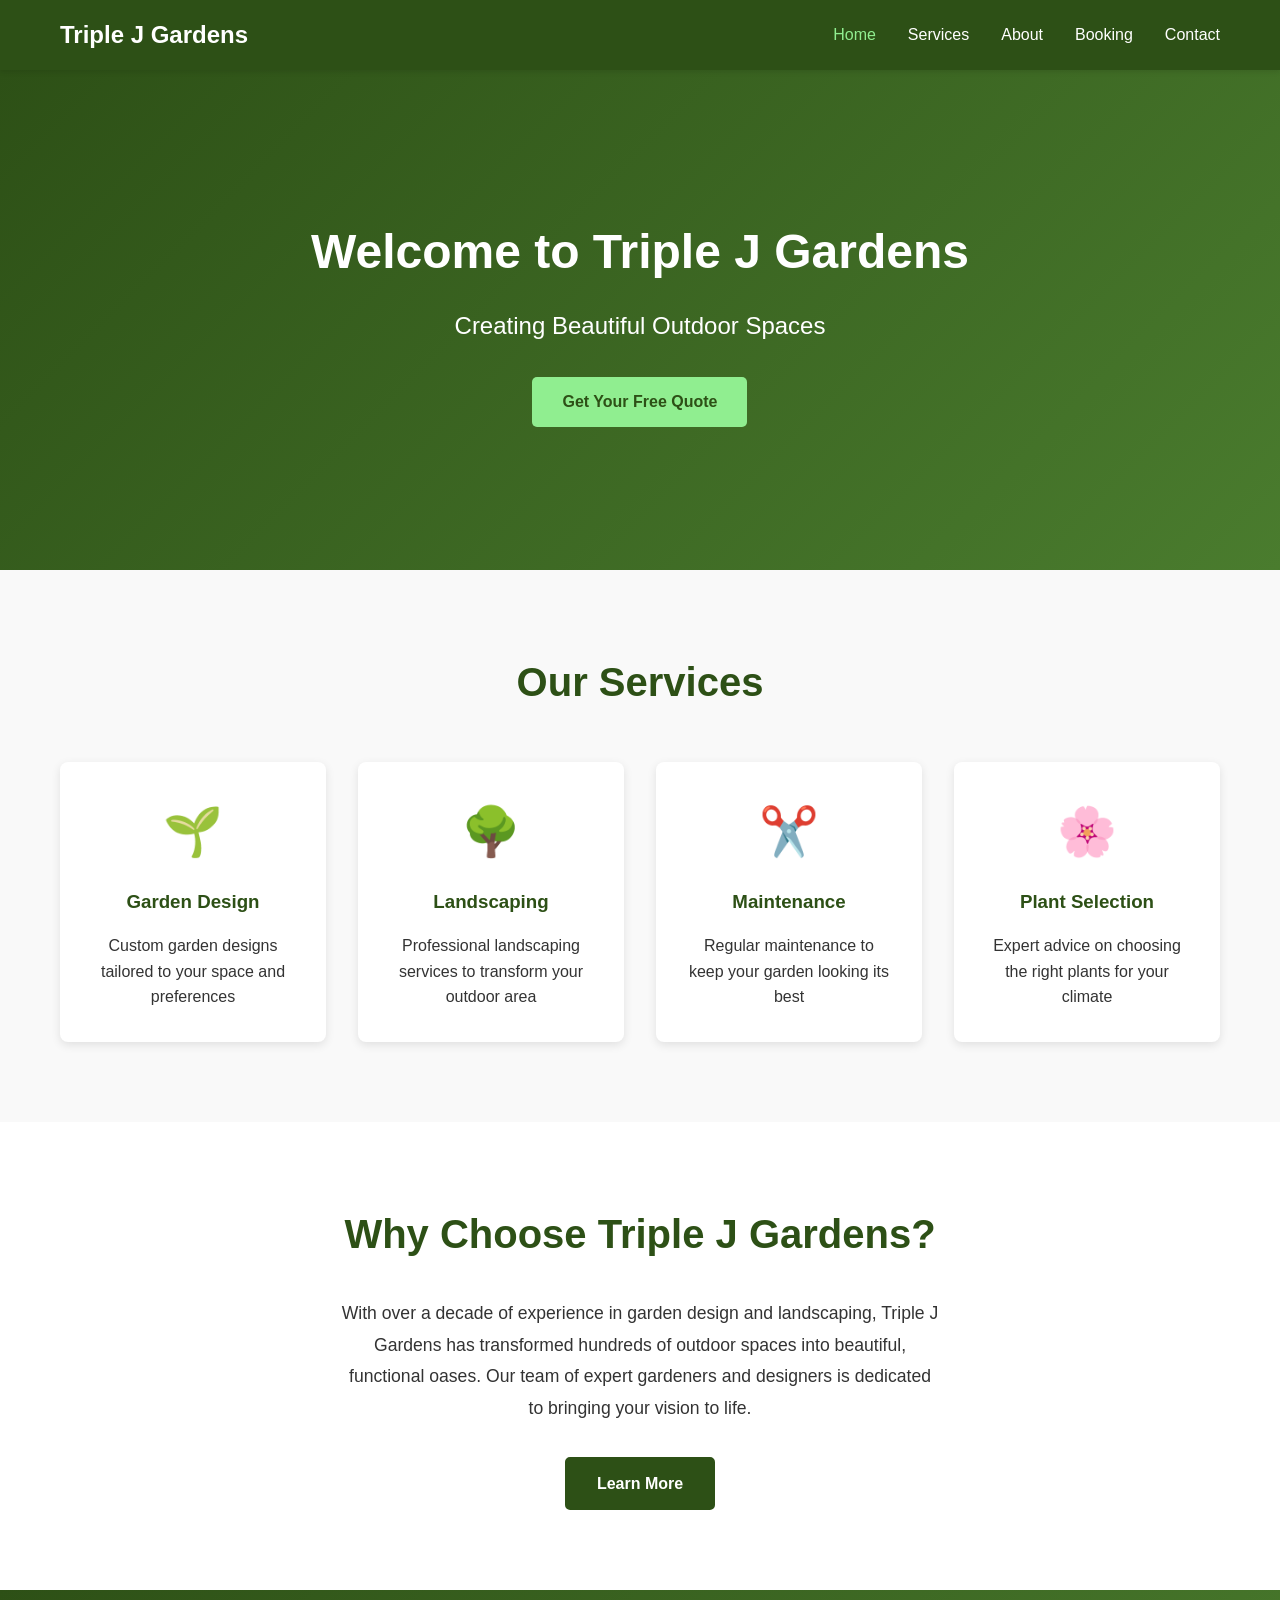
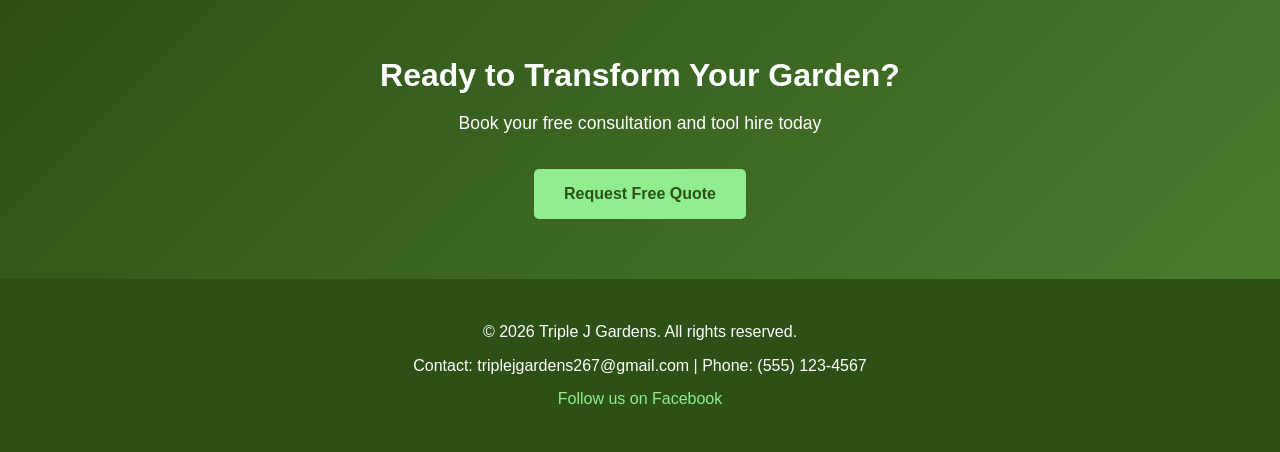
<file: index.html>
<!DOCTYPE html>
<html lang="en">
<head>
    <meta charset="UTF-8">
    <meta name="viewport" content="width=device-width, initial-scale=1.0">
    <meta name="description" content="Triple J Gardens - Professional garden design and landscaping services">
    <title>Triple J Gardens - Garden Design & Landscaping</title>
    <link rel="stylesheet" href="css/style.css">
</head>
<body>
    <!-- Navigation -->
    <nav class="navbar">
        <div class="container">
            <div class="nav-brand">Triple J Gardens</div>
            <ul class="nav-menu">
                <li><a href="index.html" class="active">Home</a></li>
                <li><a href="services.html">Services</a></li>
                <li><a href="about.html">About</a></li>
                <li><a href="booking.html">Booking</a></li>
                <li><a href="contact.html">Contact</a></li>
            </ul>
        </div>
    </nav>

    <!-- Hero Section -->
    <section class="hero">
        <div class="hero-content">
            <h1>Welcome to Triple J Gardens</h1>
            <p>Creating Beautiful Outdoor Spaces</p>
            <a href="booking.html" class="btn btn-primary">Get Your Free Quote</a>
        </div>
    </section>

    <!-- Featured Services -->
    <section class="featured-services">
        <div class="container">
            <h2>Our Services</h2>
            <div class="services-grid">
                <div class="service-card">
                    <div class="service-icon">🌱</div>
                    <h3>Garden Design</h3>
                    <p>Custom garden designs tailored to your space and preferences</p>
                </div>
                <div class="service-card">
                    <div class="service-icon">🌳</div>
                    <h3>Landscaping</h3>
                    <p>Professional landscaping services to transform your outdoor area</p>
                </div>
                <div class="service-card">
                    <div class="service-icon">✂️</div>
                    <h3>Maintenance</h3>
                    <p>Regular maintenance to keep your garden looking its best</p>
                </div>
                <div class="service-card">
                    <div class="service-icon">🌸</div>
                    <h3>Plant Selection</h3>
                    <p>Expert advice on choosing the right plants for your climate</p>
                </div>
            </div>
        </div>
    </section>

    <!-- About Preview -->
    <section class="about-preview">
        <div class="container">
            <h2>Why Choose Triple J Gardens?</h2>
            <div class="about-content">
                <p>With over a decade of experience in garden design and landscaping, Triple J Gardens has transformed hundreds of outdoor spaces into beautiful, functional oases. Our team of expert gardeners and designers is dedicated to bringing your vision to life.</p>
                <a href="about.html" class="btn btn-secondary">Learn More</a>
            </div>
        </div>
    </section>

    <!-- CTA Section -->
    <section class="cta-section">
        <div class="container">
            <h2>Ready to Transform Your Garden?</h2>
            <p>Book your free consultation and tool hire today</p>
            <a href="booking.html" class="btn btn-primary">Request Free Quote</a>
        </div>
    </section>

    <!-- Footer -->
    <footer class="footer">
        <div class="container">
            <p>&copy; 2026 Triple J Gardens. All rights reserved.</p>
            <p>Contact: triplejgardens267@gmail.com | Phone: (555) 123-4567</p>
            <p><a href="https://www.facebook.com/Triple-J-Gardens" target="_blank" style="color: #90ee90; text-decoration: none;">Follow us on Facebook</a></p>
        </div>
    </footer>

    <script src="js/script.js"></script>
</body>
</html>
</file>
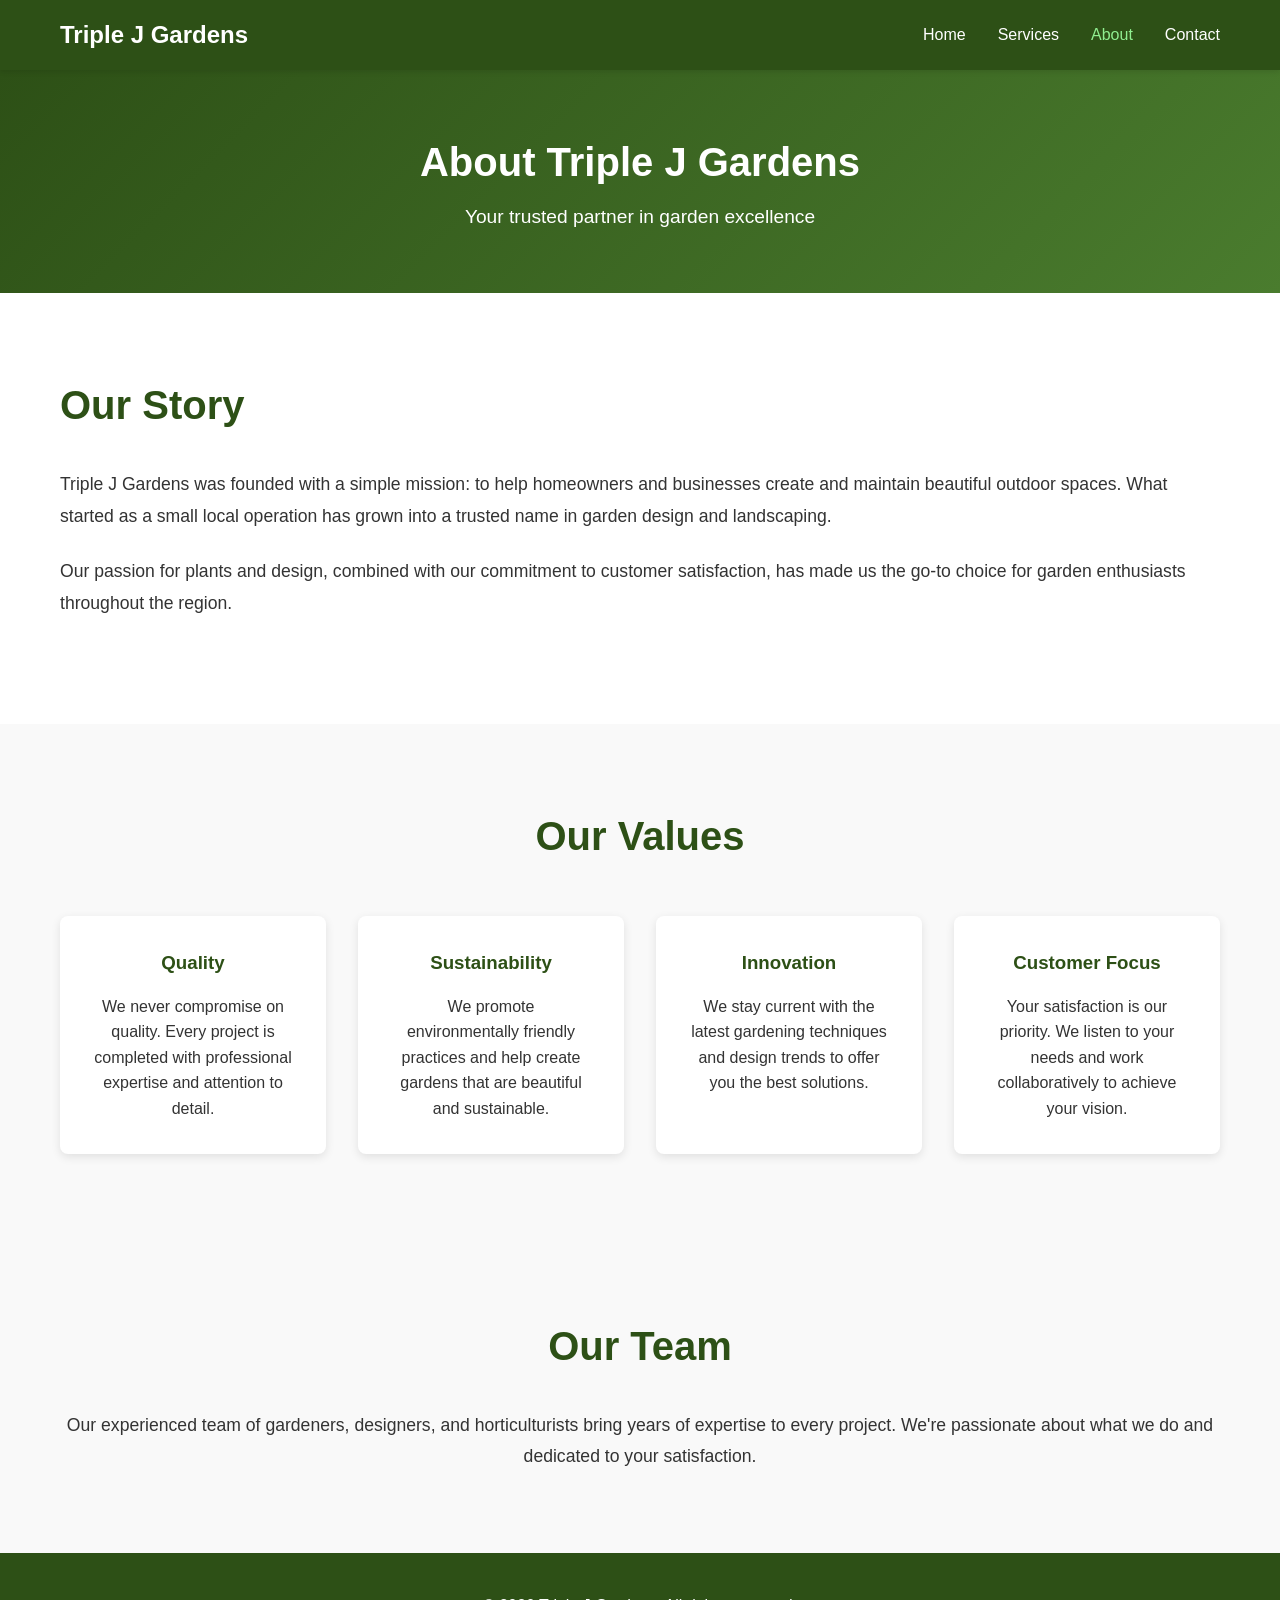
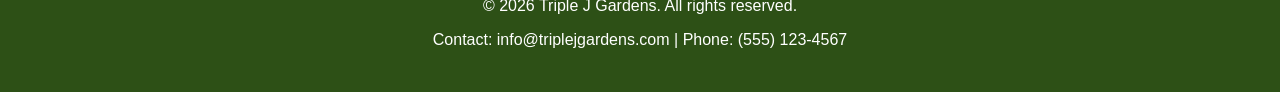
<file: about.html>
<!DOCTYPE html>
<html lang="en">
<head>
    <meta charset="UTF-8">
    <meta name="viewport" content="width=device-width, initial-scale=1.0">
    <meta name="description" content="About Triple J Gardens">
    <title>About Us - Triple J Gardens</title>
    <link rel="stylesheet" href="css/style.css">
</head>
<body>
    <!-- Navigation -->
    <nav class="navbar">
        <div class="container">
            <div class="nav-brand">Triple J Gardens</div>
            <ul class="nav-menu">
                <li><a href="index.html">Home</a></li>
                <li><a href="services.html">Services</a></li>
                <li><a href="about.html" class="active">About</a></li>
                <li><a href="contact.html">Contact</a></li>
            </ul>
        </div>
    </nav>

    <!-- Page Header -->
    <section class="page-header">
        <h1>About Triple J Gardens</h1>
        <p>Your trusted partner in garden excellence</p>
    </section>

    <!-- Company Story -->
    <section class="about-section">
        <div class="container">
            <h2>Our Story</h2>
            <p>Triple J Gardens was founded with a simple mission: to help homeowners and businesses create and maintain beautiful outdoor spaces. What started as a small local operation has grown into a trusted name in garden design and landscaping.</p>
            <p>Our passion for plants and design, combined with our commitment to customer satisfaction, has made us the go-to choice for garden enthusiasts throughout the region.</p>
        </div>
    </section>

    <!-- Our Values -->
    <section class="values-section">
        <div class="container">
            <h2>Our Values</h2>
            <div class="values-grid">
                <div class="value-card">
                    <h3>Quality</h3>
                    <p>We never compromise on quality. Every project is completed with professional expertise and attention to detail.</p>
                </div>
                <div class="value-card">
                    <h3>Sustainability</h3>
                    <p>We promote environmentally friendly practices and help create gardens that are beautiful and sustainable.</p>
                </div>
                <div class="value-card">
                    <h3>Innovation</h3>
                    <p>We stay current with the latest gardening techniques and design trends to offer you the best solutions.</p>
                </div>
                <div class="value-card">
                    <h3>Customer Focus</h3>
                    <p>Your satisfaction is our priority. We listen to your needs and work collaboratively to achieve your vision.</p>
                </div>
            </div>
        </div>
    </section>

    <!-- Team Section -->
    <section class="team-section">
        <div class="container">
            <h2>Our Team</h2>
            <p>Our experienced team of gardeners, designers, and horticulturists bring years of expertise to every project. We're passionate about what we do and dedicated to your satisfaction.</p>
        </div>
    </section>

    <!-- Footer -->
    <footer class="footer">
        <div class="container">
            <p>&copy; 2026 Triple J Gardens. All rights reserved.</p>
            <p>Contact: info@triplejgardens.com | Phone: (555) 123-4567</p>
        </div>
    </footer>

    <script src="js/script.js"></script>
</body>
</html>
</file>
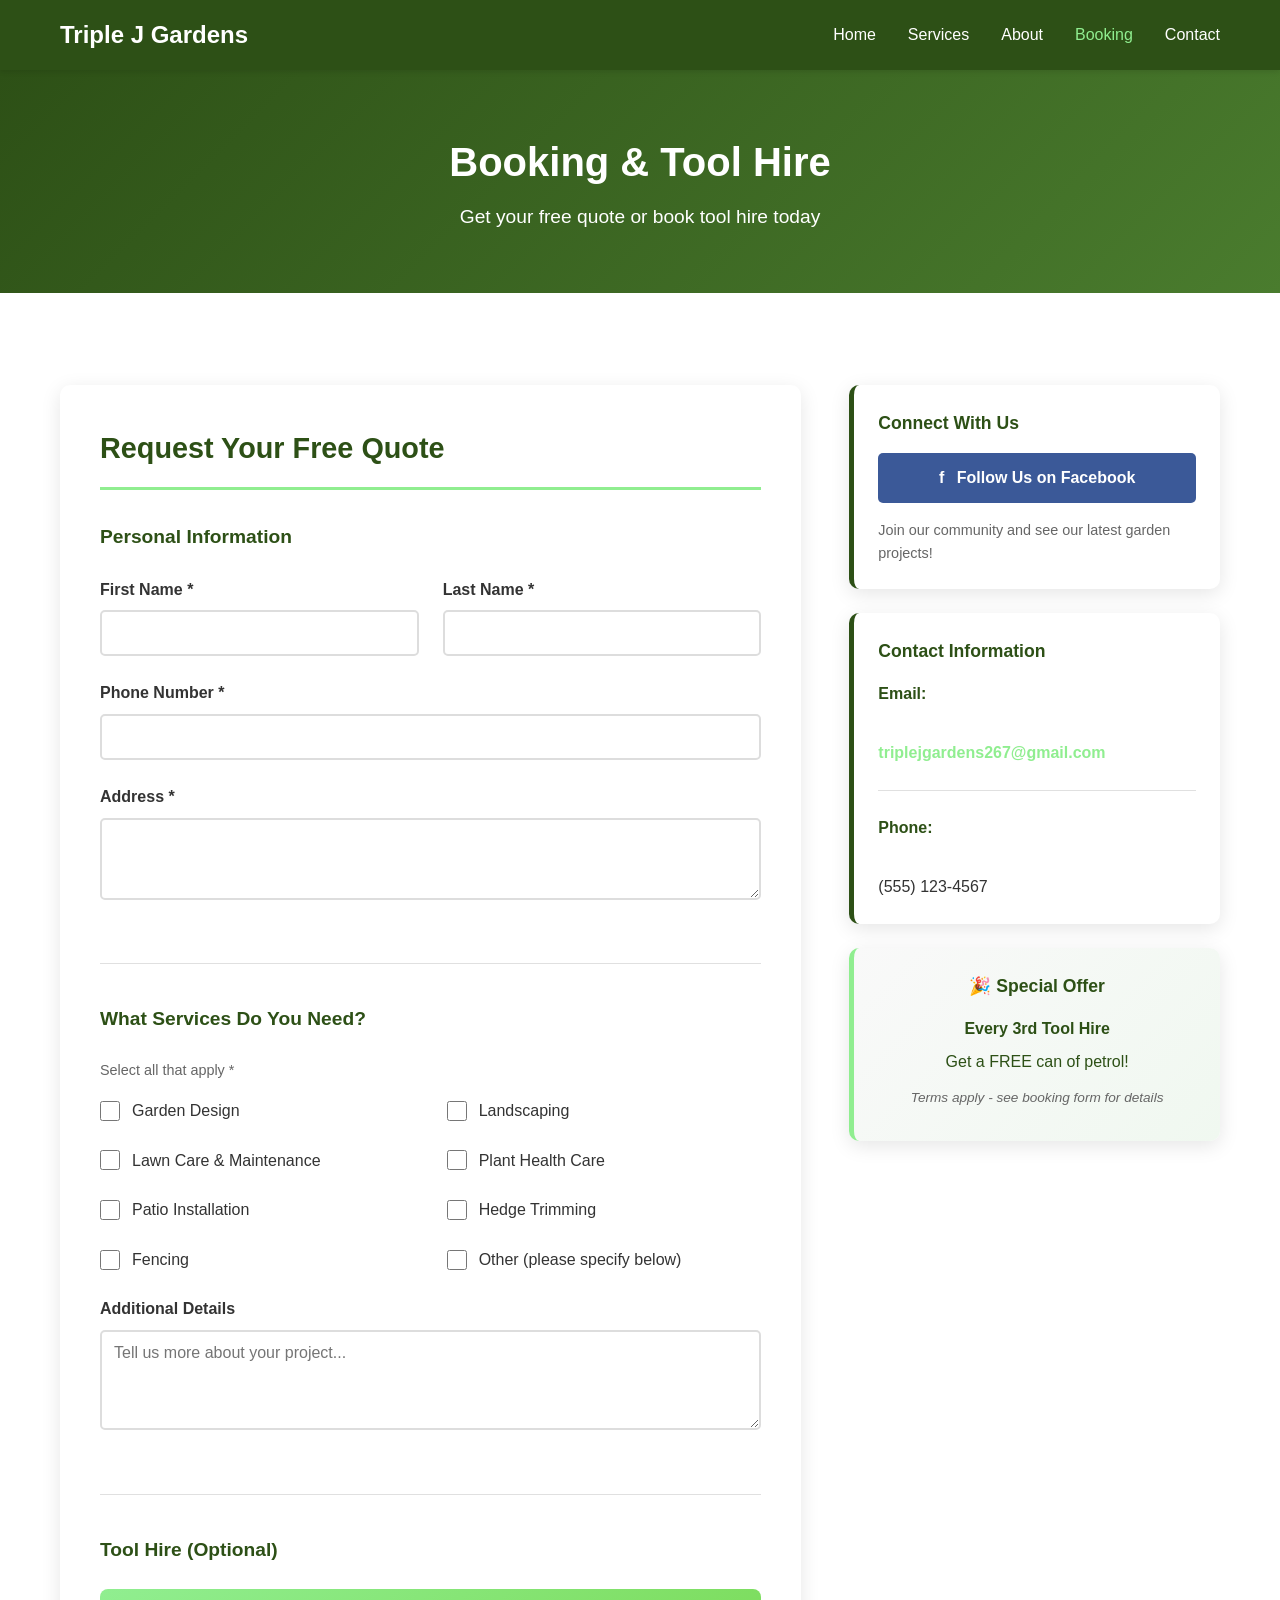
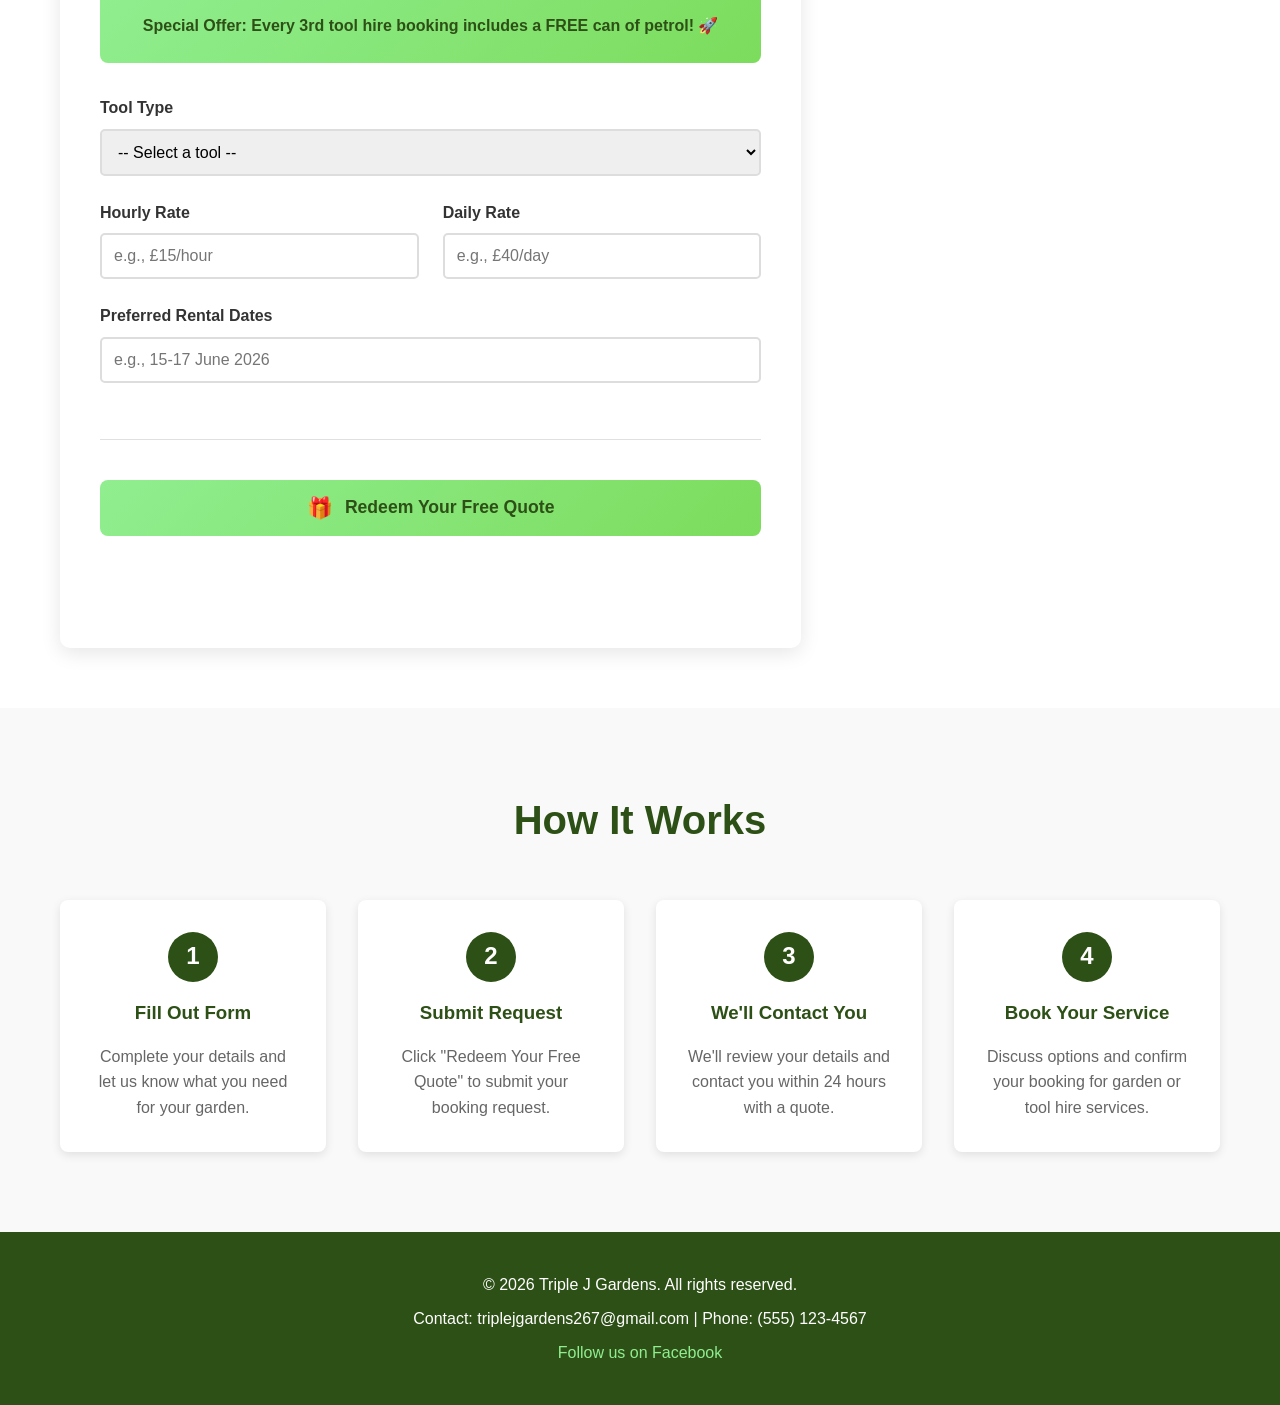
<file: booking.html>
<!DOCTYPE html>
<html lang="en">
<head>
    <meta charset="UTF-8">
    <meta name="viewport" content="width=device-width, initial-scale=1.0">
    <meta name="description" content="Book a free quote or tool hire - Triple J Gardens">
    <title>Booking & Tool Hire - Triple J Gardens</title>
    <link rel="stylesheet" href="css/style.css">
    <link rel="stylesheet" href="css/booking.css">
</head>
<body>
    <!-- Navigation -->
    <nav class="navbar">
        <div class="container">
            <div class="nav-brand">Triple J Gardens</div>
            <ul class="nav-menu">
                <li><a href="index.html">Home</a></li>
                <li><a href="services.html">Services</a></li>
                <li><a href="about.html">About</a></li>
                <li><a href="booking.html" class="active">Booking</a></li>
                <li><a href="contact.html">Contact</a></li>
            </ul>
        </div>
    </nav>

    <!-- Page Header -->
    <section class="page-header">
        <h1>Booking & Tool Hire</h1>
        <p>Get your free quote or book tool hire today</p>
    </section>

    <!-- Booking Section -->
    <section class="booking-section">
        <div class="container">
            <div class="booking-container">
                <!-- Free Quote Form -->
                <div class="booking-form-wrapper">
                    <h2>Request Your Free Quote</h2>
                    <form id="quoteForm" class="booking-form">
                        <!-- Personal Information -->
                        <div class="form-section">
                            <h3>Personal Information</h3>
                            
                            <div class="form-row">
                                <div class="form-group">
                                    <label for="firstName">First Name *</label>
                                    <input type="text" id="firstName" name="firstName" required>
                                </div>
                                <div class="form-group">
                                    <label for="lastName">Last Name *</label>
                                    <input type="text" id="lastName" name="lastName" required>
                                </div>
                            </div>

                            <div class="form-group">
                                <label for="phone">Phone Number *</label>
                                <input type="tel" id="phone" name="phone" required>
                            </div>

                            <div class="form-group">
                                <label for="address">Address *</label>
                                <textarea id="address" name="address" rows="3" required></textarea>
                            </div>
                        </div>

                        <!-- Garden Services -->
                        <div class="form-section">
                            <h3>What Services Do You Need?</h3>
                            <p class="form-hint">Select all that apply *</p>
                            
                            <div class="checkbox-group">
                                <div class="checkbox-item">
                                    <input type="checkbox" id="design" name="services" value="Garden Design">
                                    <label for="design">Garden Design</label>
                                </div>
                                <div class="checkbox-item">
                                    <input type="checkbox" id="landscaping" name="services" value="Landscaping">
                                    <label for="landscaping">Landscaping</label>
                                </div>
                                <div class="checkbox-item">
                                    <input type="checkbox" id="maintenance" name="services" value="Maintenance">
                                    <label for="maintenance">Lawn Care & Maintenance</label>
                                </div>
                                <div class="checkbox-item">
                                    <input type="checkbox" id="plantcare" name="services" value="Plant Health Care">
                                    <label for="plantcare">Plant Health Care</label>
                                </div>
                                <div class="checkbox-item">
                                    <input type="checkbox" id="patios" name="services" value="Patio Installation">
                                    <label for="patios">Patio Installation</label>
                                </div>
                                <div class="checkbox-item">
                                    <input type="checkbox" id="hedges" name="services" value="Hedge Trimming">
                                    <label for="hedges">Hedge Trimming</label>
                                </div>
                                <div class="checkbox-item">
                                    <input type="checkbox" id="fencing" name="services" value="Fencing">
                                    <label for="fencing">Fencing</label>
                                </div>
                                <div class="checkbox-item">
                                    <input type="checkbox" id="other" name="services" value="Other">
                                    <label for="other">Other (please specify below)</label>
                                </div>
                            </div>

                            <div class="form-group">
                                <label for="details">Additional Details</label>
                                <textarea id="details" name="details" rows="4" placeholder="Tell us more about your project..."></textarea>
                            </div>
                        </div>

                        <!-- Tool Hire Section -->
                        <div class="form-section">
                            <h3>Tool Hire (Optional)</h3>
                            
                            <div class="tool-hire-info">
                                <p><strong>Special Offer:</strong> Every 3rd tool hire booking includes a FREE can of petrol! 🚀</p>
                            </div>

                            <div class="form-group">
                                <label for="toolType">Tool Type</label>
                                <select id="toolType" name="toolType">
                                    <option value="">-- Select a tool --</option>
                                    <option value="lawnmower">Lawn Mower</option>
                                    <option value="hedge-trimmer">Hedge Trimmer</option>
                                    <option value="strimmer">Strimmer</option>
                                    <option value="chainsaw">Chainsaw</option>
                                    <option value="pressure-washer">Pressure Washer</option>
                                    <option value="garden-shredder">Garden Shredder</option>
                                    <option value="rotavator">Rotavator</option>
                                    <option value="cultivator">Cultivator</option>
                                    <option value="other-tool">Other</option>
                                </select>
                            </div>

                            <div class="form-row">
                                <div class="form-group">
                                    <label for="hourRate">Hourly Rate</label>
                                    <input type="text" id="hourRate" name="hourRate" placeholder="e.g., £15/hour">
                                </div>
                                <div class="form-group">
                                    <label for="dayRate">Daily Rate</label>
                                    <input type="text" id="dayRate" name="dayRate" placeholder="e.g., £40/day">
                                </div>
                            </div>

                            <div class="form-group">
                                <label for="rentalDates">Preferred Rental Dates</label>
                                <input type="text" id="rentalDates" name="rentalDates" placeholder="e.g., 15-17 June 2026">
                            </div>
                        </div>

                        <!-- Redeem Free Quote Button -->
                        <div class="form-section">
                            <button type="submit" class="btn btn-redeem">
                                <span class="redeem-icon">🎁</span> Redeem Your Free Quote
                            </button>
                        </div>
                    </form>
                </div>

                <!-- Social Links & Contact Info -->
                <div class="booking-sidebar">
                    <div class="sidebar-card">
                        <h3>Connect With Us</h3>
                        <a href="https://www.facebook.com/Triple-J-Gardens" target="_blank" class="social-link facebook">
                            <span class="social-icon">f</span> Follow Us on Facebook
                        </a>
                        <p class="social-text">Join our community and see our latest garden projects!</p>
                    </div>

                    <div class="sidebar-card">
                        <h3>Contact Information</h3>
                        <div class="contact-detail">
                            <strong>Email:</strong><br>
                            <a href="mailto:triplejgardens267@gmail.com">triplejgardens267@gmail.com</a>
                        </div>
                        <div class="contact-detail">
                            <strong>Phone:</strong><br>
                            (555) 123-4567
                        </div>
                    </div>

                    <div class="sidebar-card promo">
                        <h3>🎉 Special Offer</h3>
                        <p><strong>Every 3rd Tool Hire</strong></p>
                        <p>Get a FREE can of petrol!</p>
                        <p class="small-text">Terms apply - see booking form for details</p>
                    </div>
                </div>
            </div>
        </div>
    </section>

    <!-- Booking Info Section -->
    <section class="booking-info">
        <div class="container">
            <h2>How It Works</h2>
            <div class="info-grid">
                <div class="info-card">
                    <div class="step-number">1</div>
                    <h3>Fill Out Form</h3>
                    <p>Complete your details and let us know what you need for your garden.</p>
                </div>
                <div class="info-card">
                    <div class="step-number">2</div>
                    <h3>Submit Request</h3>
                    <p>Click "Redeem Your Free Quote" to submit your booking request.</p>
                </div>
                <div class="info-card">
                    <div class="step-number">3</div>
                    <h3>We'll Contact You</h3>
                    <p>We'll review your details and contact you within 24 hours with a quote.</p>
                </div>
                <div class="info-card">
                    <div class="step-number">4</div>
                    <h3>Book Your Service</h3>
                    <p>Discuss options and confirm your booking for garden or tool hire services.</p>
                </div>
            </div>
        </div>
    </section>

    <!-- Footer -->
    <footer class="footer">
        <div class="container">
            <p>&copy; 2026 Triple J Gardens. All rights reserved.</p>
            <p>Contact: triplejgardens267@gmail.com | Phone: (555) 123-4567</p>
            <p><a href="https://www.facebook.com/Triple-J-Gardens" target="_blank" style="color: #90ee90; text-decoration: none;">Follow us on Facebook</a></p>
        </div>
    </footer>

    <script src="js/script.js"></script>
    <script src="js/booking.js"></script>
</body>
</html>
</file>
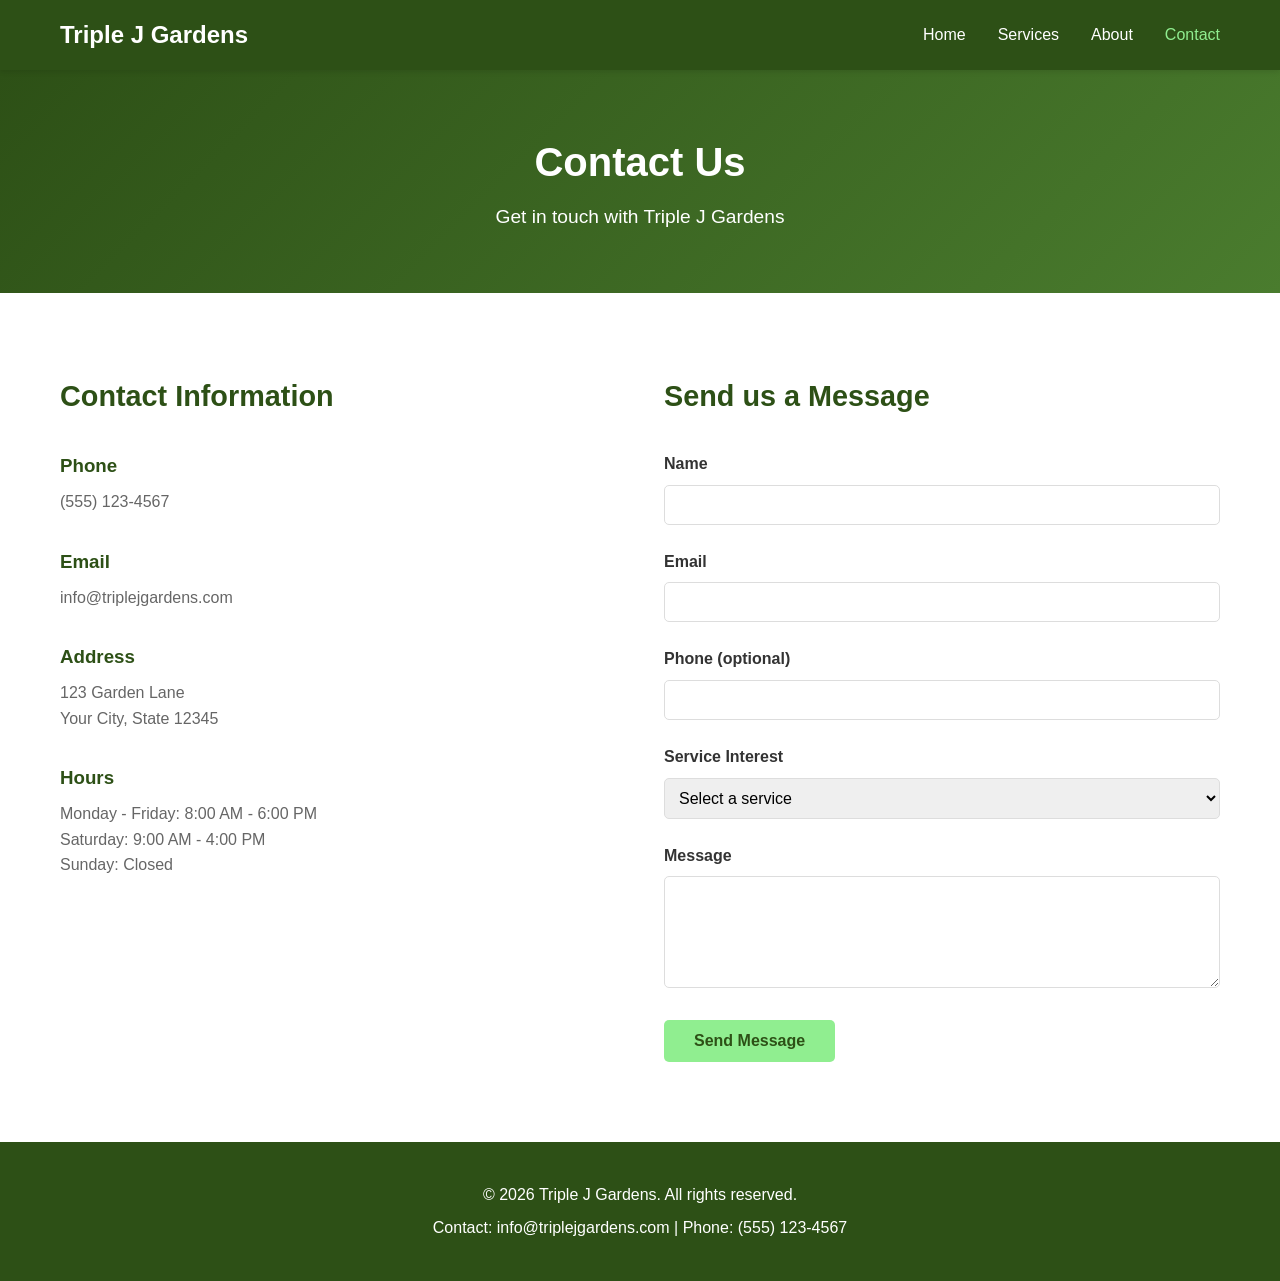
<file: contact.html>
<!DOCTYPE html>
<html lang="en">
<head>
    <meta charset="UTF-8">
    <meta name="viewport" content="width=device-width, initial-scale=1.0">
    <meta name="description" content="Contact Triple J Gardens">
    <title>Contact Us - Triple J Gardens</title>
    <link rel="stylesheet" href="css/style.css">
</head>
<body>
    <!-- Navigation -->
    <nav class="navbar">
        <div class="container">
            <div class="nav-brand">Triple J Gardens</div>
            <ul class="nav-menu">
                <li><a href="index.html">Home</a></li>
                <li><a href="services.html">Services</a></li>
                <li><a href="about.html">About</a></li>
                <li><a href="contact.html" class="active">Contact</a></li>
            </ul>
        </div>
    </nav>

    <!-- Page Header -->
    <section class="page-header">
        <h1>Contact Us</h1>
        <p>Get in touch with Triple J Gardens</p>
    </section>

    <!-- Contact Section -->
    <section class="contact-section">
        <div class="container">
            <div class="contact-info">
                <h2>Contact Information</h2>
                <div class="info-item">
                    <h3>Phone</h3>
                    <p>(555) 123-4567</p>
                </div>
                <div class="info-item">
                    <h3>Email</h3>
                    <p>info@triplejgardens.com</p>
                </div>
                <div class="info-item">
                    <h3>Address</h3>
                    <p>123 Garden Lane<br>Your City, State 12345</p>
                </div>
                <div class="info-item">
                    <h3>Hours</h3>
                    <p>Monday - Friday: 8:00 AM - 6:00 PM<br>Saturday: 9:00 AM - 4:00 PM<br>Sunday: Closed</p>
                </div>
            </div>

            <div class="contact-form">
                <h2>Send us a Message</h2>
                <form id="contactForm">
                    <div class="form-group">
                        <label for="name">Name</label>
                        <input type="text" id="name" name="name" required>
                    </div>
                    <div class="form-group">
                        <label for="email">Email</label>
                        <input type="email" id="email" name="email" required>
                    </div>
                    <div class="form-group">
                        <label for="phone">Phone (optional)</label>
                        <input type="tel" id="phone" name="phone">
                    </div>
                    <div class="form-group">
                        <label for="service">Service Interest</label>
                        <select id="service" name="service">
                            <option value="">Select a service</option>
                            <option value="design">Garden Design</option>
                            <option value="installation">Landscape Installation</option>
                            <option value="maintenance">Maintenance</option>
                            <option value="other">Other</option>
                        </select>
                    </div>
                    <div class="form-group">
                        <label for="message">Message</label>
                        <textarea id="message" name="message" rows="5" required></textarea>
                    </div>
                    <button type="submit" class="btn btn-primary">Send Message</button>
                </form>
            </div>
        </div>
    </section>

    <!-- Footer -->
    <footer class="footer">
        <div class="container">
            <p>&copy; 2026 Triple J Gardens. All rights reserved.</p>
            <p>Contact: info@triplejgardens.com | Phone: (555) 123-4567</p>
        </div>
    </footer>

    <script src="js/script.js"></script>
</body>
</html>
</file>
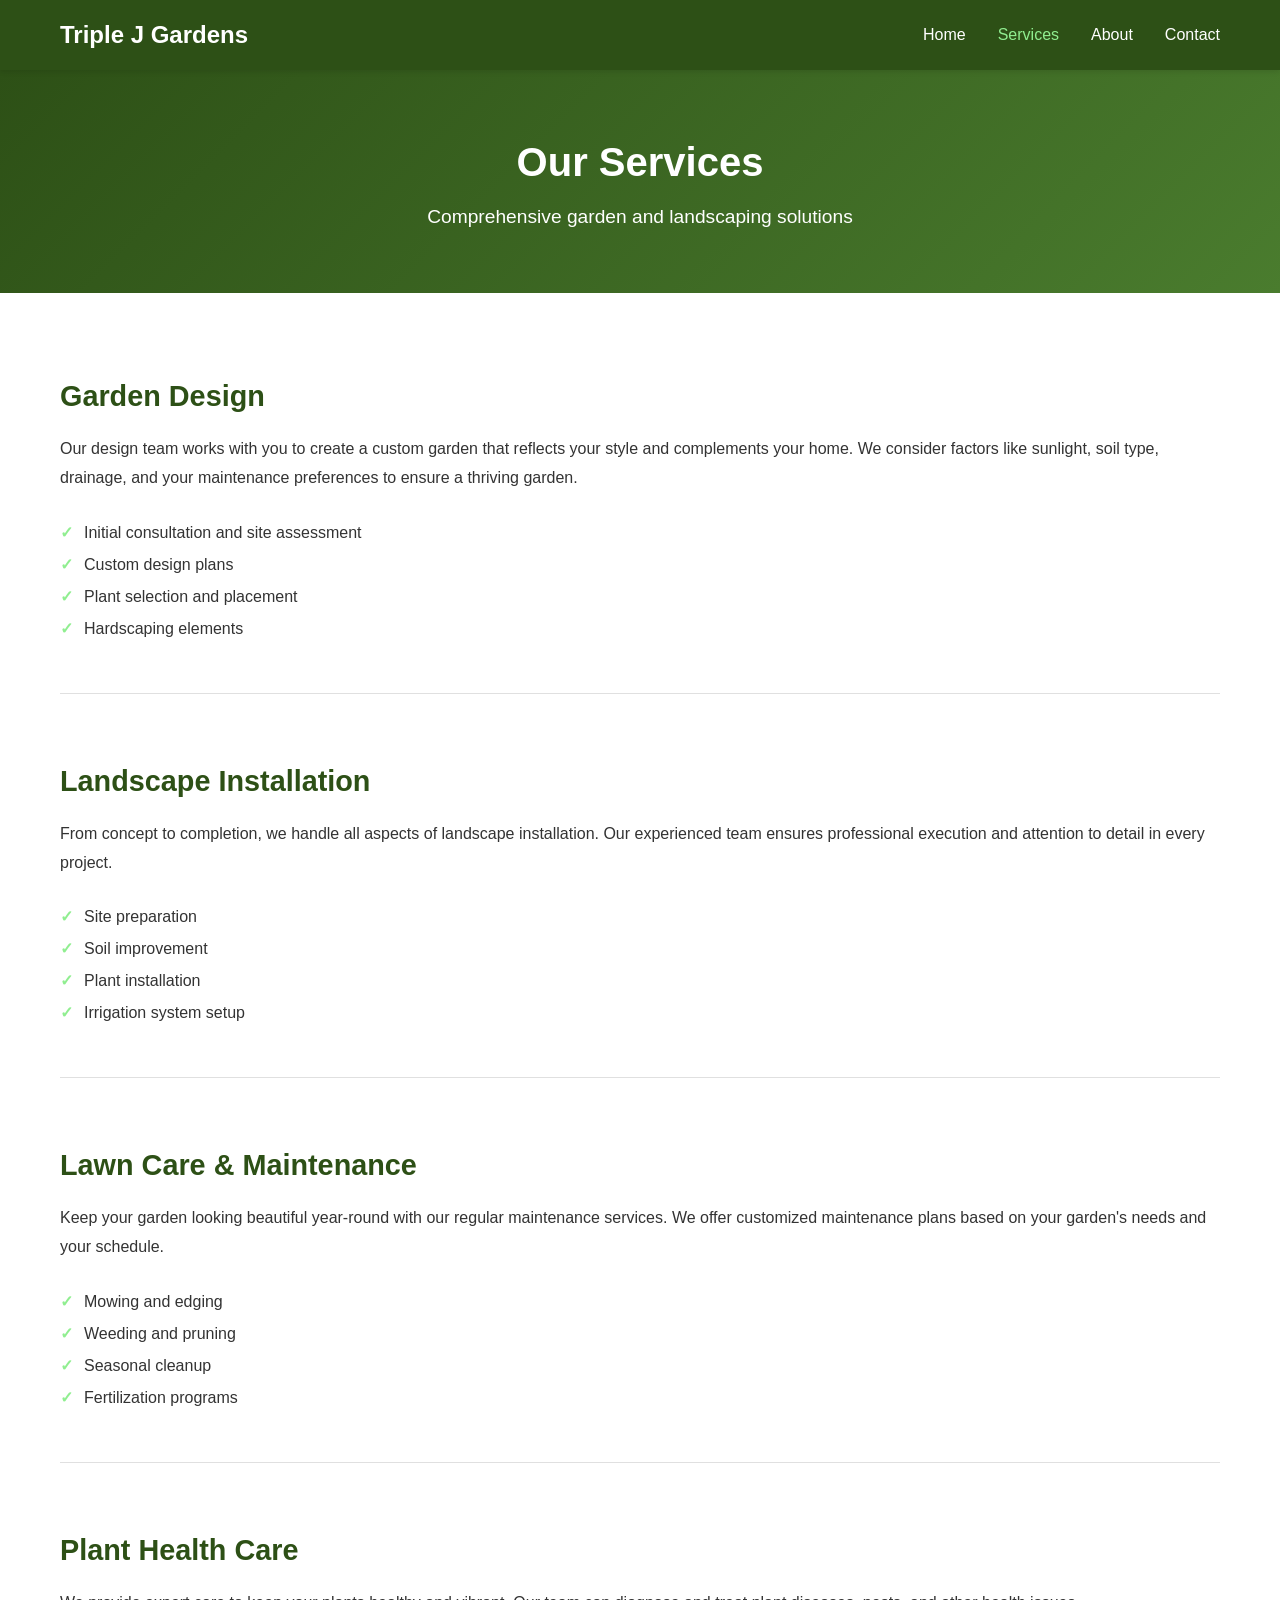
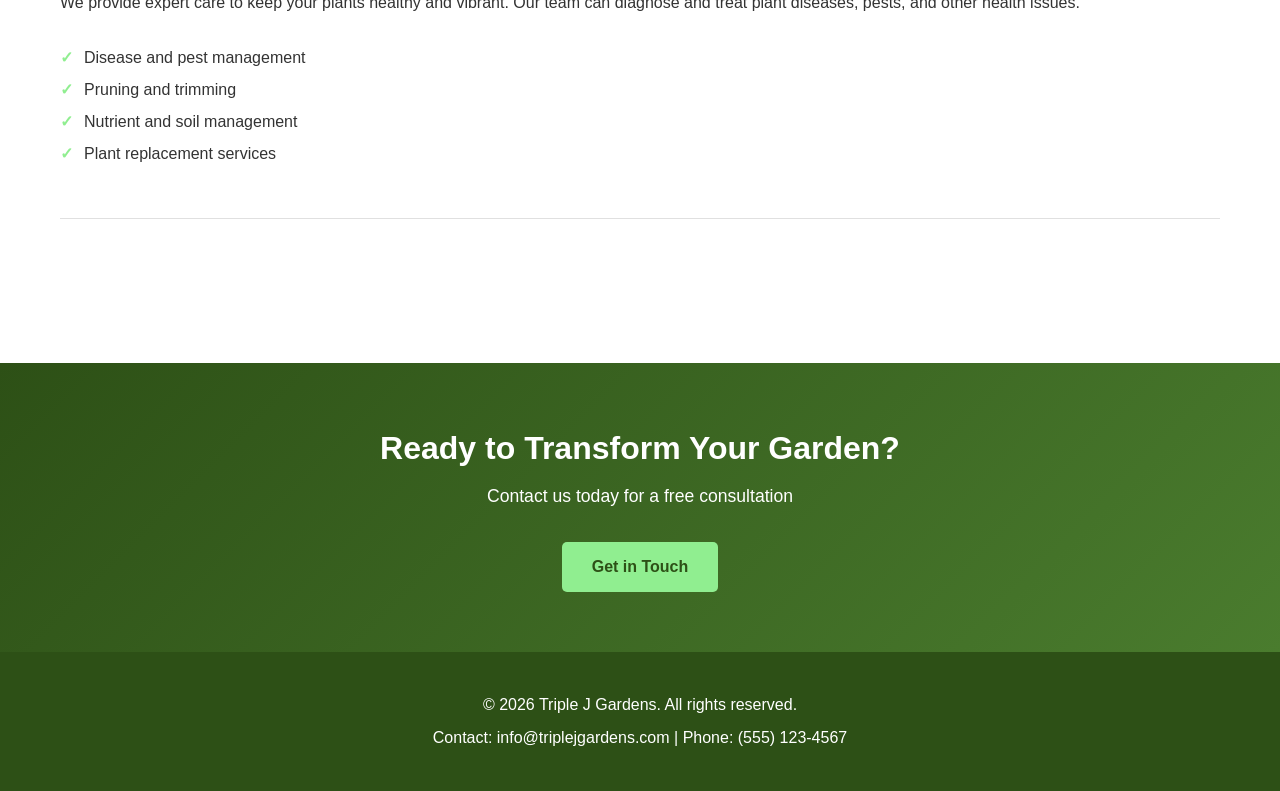
<file: services.html>
<!DOCTYPE html>
<html lang="en">
<head>
    <meta charset="UTF-8">
    <meta name="viewport" content="width=device-width, initial-scale=1.0">
    <meta name="description" content="Our garden and landscaping services">
    <title>Services - Triple J Gardens</title>
    <link rel="stylesheet" href="css/style.css">
</head>
<body>
    <!-- Navigation -->
    <nav class="navbar">
        <div class="container">
            <div class="nav-brand">Triple J Gardens</div>
            <ul class="nav-menu">
                <li><a href="index.html">Home</a></li>
                <li><a href="services.html" class="active">Services</a></li>
                <li><a href="about.html">About</a></li>
                <li><a href="contact.html">Contact</a></li>
            </ul>
        </div>
    </nav>

    <!-- Page Header -->
    <section class="page-header">
        <h1>Our Services</h1>
        <p>Comprehensive garden and landscaping solutions</p>
    </section>

    <!-- Services Details -->
    <section class="services-section">
        <div class="container">
            <div class="service-detail">
                <h2>Garden Design</h2>
                <p>Our design team works with you to create a custom garden that reflects your style and complements your home. We consider factors like sunlight, soil type, drainage, and your maintenance preferences to ensure a thriving garden.</p>
                <ul>
                    <li>Initial consultation and site assessment</li>
                    <li>Custom design plans</li>
                    <li>Plant selection and placement</li>
                    <li>Hardscaping elements</li>
                </ul>
            </div>

            <div class="service-detail">
                <h2>Landscape Installation</h2>
                <p>From concept to completion, we handle all aspects of landscape installation. Our experienced team ensures professional execution and attention to detail in every project.</p>
                <ul>
                    <li>Site preparation</li>
                    <li>Soil improvement</li>
                    <li>Plant installation</li>
                    <li>Irrigation system setup</li>
                </ul>
            </div>

            <div class="service-detail">
                <h2>Lawn Care & Maintenance</h2>
                <p>Keep your garden looking beautiful year-round with our regular maintenance services. We offer customized maintenance plans based on your garden's needs and your schedule.</p>
                <ul>
                    <li>Mowing and edging</li>
                    <li>Weeding and pruning</li>
                    <li>Seasonal cleanup</li>
                    <li>Fertilization programs</li>
                </ul>
            </div>

            <div class="service-detail">
                <h2>Plant Health Care</h2>
                <p>We provide expert care to keep your plants healthy and vibrant. Our team can diagnose and treat plant diseases, pests, and other health issues.</p>
                <ul>
                    <li>Disease and pest management</li>
                    <li>Pruning and trimming</li>
                    <li>Nutrient and soil management</li>
                    <li>Plant replacement services</li>
                </ul>
            </div>
        </div>
    </section>

    <!-- CTA Section -->
    <section class="cta-section">
        <div class="container">
            <h2>Ready to Transform Your Garden?</h2>
            <p>Contact us today for a free consultation</p>
            <a href="contact.html" class="btn btn-primary">Get in Touch</a>
        </div>
    </section>

    <!-- Footer -->
    <footer class="footer">
        <div class="container">
            <p>&copy; 2026 Triple J Gardens. All rights reserved.</p>
            <p>Contact: info@triplejgardens.com | Phone: (555) 123-4567</p>
        </div>
    </footer>

    <script src="js/script.js"></script>
</body>
</html>
</file>
<file: css/style.css>
/* Reset and Base Styles */
* {
    margin: 0;
    padding: 0;
    box-sizing: border-box;
}

body {
    font-family: 'Segoe UI', Tahoma, Geneva, Verdana, sans-serif;
    line-height: 1.6;
    color: #333;
}

.container {
    max-width: 1200px;
    margin: 0 auto;
    padding: 0 20px;
}

/* Navigation */
.navbar {
    background-color: #2d5016;
    color: white;
    padding: 1rem 0;
    position: sticky;
    top: 0;
    z-index: 100;
    box-shadow: 0 2px 5px rgba(0, 0, 0, 0.1);
}

.navbar .container {
    display: flex;
    justify-content: space-between;
    align-items: center;
}

.nav-brand {
    font-size: 1.5rem;
    font-weight: bold;
}

.nav-menu {
    display: flex;
    list-style: none;
    gap: 2rem;
}

.nav-menu a {
    color: white;
    text-decoration: none;
    transition: color 0.3s ease;
}

.nav-menu a:hover,
.nav-menu a.active {
    color: #90ee90;
}

/* Hero Section */
.hero {
    background: linear-gradient(135deg, #2d5016 0%, #4a7c2e 100%);
    color: white;
    padding: 100px 20px;
    text-align: center;
    min-height: 500px;
    display: flex;
    align-items: center;
    justify-content: center;
}

.hero-content h1 {
    font-size: 3rem;
    margin-bottom: 1rem;
}

.hero-content p {
    font-size: 1.5rem;
    margin-bottom: 2rem;
}

/* Buttons */
.btn {
    display: inline-block;
    padding: 12px 30px;
    border-radius: 5px;
    text-decoration: none;
    font-weight: bold;
    transition: all 0.3s ease;
    border: none;
    cursor: pointer;
    font-size: 1rem;
}

.btn-primary {
    background-color: #90ee90;
    color: #2d5016;
}

.btn-primary:hover {
    background-color: #7cdc5c;
    transform: translateY(-2px);
    box-shadow: 0 5px 15px rgba(144, 238, 144, 0.3);
}

.btn-secondary {
    background-color: #2d5016;
    color: white;
    border: 2px solid #2d5016;
}

.btn-secondary:hover {
    background-color: transparent;
    transform: translateY(-2px);
}

/* Featured Services Section */
.featured-services {
    padding: 80px 20px;
    background-color: #f9f9f9;
}

.featured-services h2 {
    text-align: center;
    font-size: 2.5rem;
    margin-bottom: 3rem;
    color: #2d5016;
}

.services-grid {
    display: grid;
    grid-template-columns: repeat(auto-fit, minmax(250px, 1fr));
    gap: 2rem;
}

.service-card {
    background: white;
    padding: 2rem;
    border-radius: 8px;
    text-align: center;
    box-shadow: 0 3px 10px rgba(0, 0, 0, 0.1);
    transition: transform 0.3s ease, box-shadow 0.3s ease;
}

.service-card:hover {
    transform: translateY(-5px);
    box-shadow: 0 8px 20px rgba(0, 0, 0, 0.15);
}

.service-icon {
    font-size: 3rem;
    margin-bottom: 1rem;
}

.service-card h3 {
    color: #2d5016;
    margin-bottom: 1rem;
}

/* About Preview */
.about-preview {
    padding: 80px 20px;
}

.about-preview h2 {
    text-align: center;
    font-size: 2.5rem;
    margin-bottom: 2rem;
    color: #2d5016;
}

.about-content {
    max-width: 600px;
    margin: 0 auto;
    text-align: center;
}

.about-content p {
    font-size: 1.1rem;
    margin-bottom: 2rem;
    line-height: 1.8;
}

/* Page Header */
.page-header {
    background: linear-gradient(135deg, #2d5016 0%, #4a7c2e 100%);
    color: white;
    padding: 60px 20px;
    text-align: center;
}

.page-header h1 {
    font-size: 2.5rem;
    margin-bottom: 0.5rem;
}

.page-header p {
    font-size: 1.2rem;
}

/* Services Section */
.services-section {
    padding: 80px 20px;
}

.service-detail {
    margin-bottom: 4rem;
    padding-bottom: 3rem;
    border-bottom: 1px solid #e0e0e0;
}

.service-detail h2 {
    color: #2d5016;
    margin-bottom: 1rem;
    font-size: 1.8rem;
}

.service-detail p {
    margin-bottom: 1.5rem;
    line-height: 1.8;
}

.service-detail ul {
    list-style-position: inside;
    list-style-type: none;
    line-height: 2;
}

.service-detail li {
    padding-left: 1.5rem;
    position: relative;
}

.service-detail li:before {
    content: "✓ ";
    color: #90ee90;
    font-weight: bold;
    position: absolute;
    left: 0;
}

/* CTA Section */
.cta-section {
    background: linear-gradient(135deg, #2d5016 0%, #4a7c2e 100%);
    color: white;
    padding: 60px 20px;
    text-align: center;
}

.cta-section h2 {
    font-size: 2rem;
    margin-bottom: 0.5rem;
}

.cta-section p {
    font-size: 1.1rem;
    margin-bottom: 2rem;
}

/* Values Section */
.values-section {
    padding: 80px 20px;
    background-color: #f9f9f9;
}

.values-section h2 {
    text-align: center;
    font-size: 2.5rem;
    margin-bottom: 3rem;
    color: #2d5016;
}

.values-grid {
    display: grid;
    grid-template-columns: repeat(auto-fit, minmax(250px, 1fr));
    gap: 2rem;
}

.value-card {
    background: white;
    padding: 2rem;
    border-radius: 8px;
    box-shadow: 0 3px 10px rgba(0, 0, 0, 0.1);
    text-align: center;
}

.value-card h3 {
    color: #2d5016;
    margin-bottom: 1rem;
}

/* About Section */
.about-section {
    padding: 80px 20px;
}

.about-section h2 {
    color: #2d5016;
    font-size: 2.5rem;
    margin-bottom: 2rem;
}

.about-section p {
    font-size: 1.1rem;
    line-height: 1.8;
    margin-bottom: 1.5rem;
}

/* Team Section */
.team-section {
    padding: 80px 20px;
    background-color: #f9f9f9;
    text-align: center;
}

.team-section h2 {
    color: #2d5016;
    font-size: 2.5rem;
    margin-bottom: 2rem;
}

.team-section p {
    font-size: 1.1rem;
    line-height: 1.8;
}

/* Contact Section */
.contact-section {
    padding: 80px 20px;
}

.contact-section .container {
    display: grid;
    grid-template-columns: 1fr 1fr;
    gap: 3rem;
}

.contact-info h2,
.contact-form h2 {
    color: #2d5016;
    margin-bottom: 2rem;
    font-size: 1.8rem;
}

.info-item {
    margin-bottom: 2rem;
}

.info-item h3 {
    color: #2d5016;
    margin-bottom: 0.5rem;
}

.info-item p {
    color: #666;
}

/* Form Styles */
.form-group {
    margin-bottom: 1.5rem;
}

.form-group label {
    display: block;
    margin-bottom: 0.5rem;
    color: #333;
    font-weight: bold;
}

.form-group input,
.form-group select,
.form-group textarea {
    width: 100%;
    padding: 10px;
    border: 1px solid #ddd;
    border-radius: 5px;
    font-family: inherit;
    font-size: 1rem;
}

.form-group input:focus,
.form-group select:focus,
.form-group textarea:focus {
    outline: none;
    border-color: #90ee90;
    box-shadow: 0 0 5px rgba(144, 238, 144, 0.3);
}

/* Footer */
.footer {
    background-color: #2d5016;
    color: white;
    padding: 2rem;
    text-align: center;
}

.footer p {
    margin: 0.5rem 0;
}

/* Responsive Design */
@media (max-width: 768px) {
    .nav-menu {
        gap: 1rem;
    }

    .hero-content h1 {
        font-size: 2rem;
    }

    .hero-content p {
        font-size: 1.1rem;
    }

    .featured-services h2 {
        font-size: 2rem;
    }

    .services-grid {
        grid-template-columns: 1fr;
    }

    .about-preview h2 {
        font-size: 2rem;
    }

    .contact-section .container {
        grid-template-columns: 1fr;
    }

    .page-header h1 {
        font-size: 2rem;
    }

    .page-header p {
        font-size: 1rem;
    }
}

@media (max-width: 480px) {
    .nav-menu {
        flex-direction: column;
        gap: 0.5rem;
    }

    .nav-brand {
        font-size: 1.2rem;
    }

    .hero-content h1 {
        font-size: 1.5rem;
    }

    .hero-content p {
        font-size: 1rem;
    }

    .featured-services h2 {
        font-size: 1.5rem;
    }

    .hero {
        min-height: 300px;
        padding: 50px 20px;
    }
}
</file>
<file: css/booking.css>
/* Booking Section Styles */
.booking-section {
    padding: 60px 20px;
}

.booking-container {
    display: grid;
    grid-template-columns: 2fr 1fr;
    gap: 3rem;
    margin-top: 2rem;
}

.booking-form-wrapper {
    background: white;
    padding: 2.5rem;
    border-radius: 10px;
    box-shadow: 0 5px 20px rgba(0, 0, 0, 0.1);
}

.booking-form-wrapper h2 {
    color: #2d5016;
    margin-bottom: 2rem;
    font-size: 1.8rem;
    border-bottom: 3px solid #90ee90;
    padding-bottom: 1rem;
}

/* Form Sections */
.form-section {
    margin-bottom: 2.5rem;
    padding-bottom: 2rem;
    border-bottom: 1px solid #e0e0e0;
}

.form-section:last-of-type {
    border-bottom: none;
}

.form-section h3 {
    color: #2d5016;
    margin-bottom: 1.5rem;
    font-size: 1.2rem;
}

.form-hint {
    color: #666;
    font-size: 0.9rem;
    margin-bottom: 1rem;
}

/* Form Row for Side-by-Side Fields */
.form-row {
    display: grid;
    grid-template-columns: 1fr 1fr;
    gap: 1.5rem;
}

/* Form Groups */
.form-group {
    margin-bottom: 1.5rem;
}

.form-group label {
    display: block;
    margin-bottom: 0.5rem;
    color: #333;
    font-weight: 600;
}

.form-group input,
.form-group select,
.form-group textarea {
    width: 100%;
    padding: 12px;
    border: 2px solid #ddd;
    border-radius: 5px;
    font-family: inherit;
    font-size: 1rem;
    transition: border-color 0.3s ease;
}

.form-group input:focus,
.form-group select:focus,
.form-group textarea:focus {
    outline: none;
    border-color: #90ee90;
    box-shadow: 0 0 8px rgba(144, 238, 144, 0.2);
}

/* Checkbox Group */
.checkbox-group {
    display: grid;
    grid-template-columns: 1fr 1fr;
    gap: 1.5rem 2rem;
    margin-bottom: 1.5rem;
}

.checkbox-item {
    display: flex;
    align-items: center;
}

.checkbox-item input[type="checkbox"] {
    width: 20px;
    height: 20px;
    margin-right: 0.75rem;
    cursor: pointer;
    accent-color: #90ee90;
}

.checkbox-item label {
    margin-bottom: 0;
    cursor: pointer;
    font-weight: 500;
    color: #333;
}

.checkbox-item input[type="checkbox"]:hover {
    accent-color: #7cdc5c;
}

/* Tool Hire Info */
.tool-hire-info {
    background: linear-gradient(135deg, #90ee90 0%, #7cdc5c 100%);
    color: #2d5016;
    padding: 1.5rem;
    border-radius: 8px;
    margin-bottom: 2rem;
    font-weight: 600;
    text-align: center;
}

.tool-hire-info p {
    margin: 0;
}

/* Redeem Button */
.btn-redeem {
    background: linear-gradient(135deg, #90ee90 0%, #7cdc5c 100%);
    color: #2d5016;
    padding: 16px 40px;
    font-size: 1.1rem;
    font-weight: bold;
    border: none;
    border-radius: 8px;
    cursor: pointer;
    width: 100%;
    transition: all 0.3s ease;
    display: flex;
    align-items: center;
    justify-content: center;
    gap: 0.75rem;
}

.btn-redeem:hover {
    transform: translateY(-3px);
    box-shadow: 0 8px 25px rgba(144, 238, 144, 0.4);
    background: linear-gradient(135deg, #7cdc5c 0%, #6cc858 100%);
}

.redeem-icon {
    font-size: 1.3rem;
}

/* Booking Sidebar */
.booking-sidebar {
    display: flex;
    flex-direction: column;
    gap: 1.5rem;
}

.sidebar-card {
    background: white;
    padding: 1.5rem;
    border-radius: 10px;
    box-shadow: 0 5px 20px rgba(0, 0, 0, 0.1);
    border-left: 5px solid #2d5016;
}

.sidebar-card h3 {
    color: #2d5016;
    margin-bottom: 1rem;
    font-size: 1.1rem;
}

.sidebar-card.promo {
    background: linear-gradient(135deg, #f9f9f9 0%, #f0f8f0 100%);
    border-left-color: #90ee90;
    text-align: center;
}

.sidebar-card.promo p {
    margin: 0.5rem 0;
    color: #2d5016;
}

.sidebar-card.promo p:first-child {
    font-weight: bold;
    font-size: 1.1rem;
}

.sidebar-card.promo .small-text {
    font-size: 0.85rem;
    color: #666;
    font-style: italic;
    margin-top: 0.75rem;
}

/* Social Links */
.social-link {
    display: block;
    padding: 12px 15px;
    background-color: #3b5998;
    color: white;
    text-decoration: none;
    border-radius: 5px;
    font-weight: 600;
    text-align: center;
    margin-bottom: 1rem;
    transition: all 0.3s ease;
}

.social-link:hover {
    background-color: #2d4373;
    transform: translateY(-2px);
    box-shadow: 0 5px 15px rgba(59, 89, 152, 0.3);
}

.social-icon {
    margin-right: 0.5rem;
    font-weight: bold;
}

.social-text {
    color: #666;
    font-size: 0.9rem;
    margin: 0;
}

/* Contact Detail */
.contact-detail {
    margin-bottom: 1.5rem;
    padding-bottom: 1.5rem;
    border-bottom: 1px solid #e0e0e0;
}

.contact-detail:last-child {
    border-bottom: none;
    margin-bottom: 0;
    padding-bottom: 0;
}

.contact-detail strong {
    color: #2d5016;
    display: block;
    margin-bottom: 0.5rem;
}

.contact-detail a {
    color: #90ee90;
    text-decoration: none;
    font-weight: 600;
}

.contact-detail a:hover {
    text-decoration: underline;
}

/* Booking Info Section */
.booking-info {
    padding: 80px 20px;
    background-color: #f9f9f9;
}

.booking-info h2 {
    text-align: center;
    color: #2d5016;
    font-size: 2.5rem;
    margin-bottom: 3rem;
}

.info-grid {
    display: grid;
    grid-template-columns: repeat(auto-fit, minmax(250px, 1fr));
    gap: 2rem;
}

.info-card {
    background: white;
    padding: 2rem;
    border-radius: 8px;
    box-shadow: 0 3px 10px rgba(0, 0, 0, 0.1);
    text-align: center;
    transition: transform 0.3s ease, box-shadow 0.3s ease;
}

.info-card:hover {
    transform: translateY(-5px);
    box-shadow: 0 8px 20px rgba(0, 0, 0, 0.15);
}

.step-number {
    width: 50px;
    height: 50px;
    background-color: #2d5016;
    color: white;
    border-radius: 50%;
    display: flex;
    align-items: center;
    justify-content: center;
    font-size: 1.5rem;
    font-weight: bold;
    margin: 0 auto 1rem;
}

.info-card h3 {
    color: #2d5016;
    margin-bottom: 1rem;
}

.info-card p {
    color: #666;
    line-height: 1.6;
}

/* Responsive Design */
@media (max-width: 1024px) {
    .booking-container {
        grid-template-columns: 1fr;
    }

    .checkbox-group {
        grid-template-columns: 1fr;
        gap: 1rem;
    }
}

@media (max-width: 768px) {
    .booking-section {
        padding: 40px 20px;
    }

    .booking-form-wrapper {
        padding: 1.5rem;
    }

    .booking-form-wrapper h2 {
        font-size: 1.5rem;
    }

    .form-row {
        grid-template-columns: 1fr;
        gap: 0;
    }

    .form-section h3 {
        font-size: 1.1rem;
    }

    .checkbox-group {
        gap: 1rem;
    }

    .booking-info h2 {
        font-size: 2rem;
    }

    .info-grid {
        grid-template-columns: 1fr;
    }
}

@media (max-width: 480px) {
    .booking-section {
        padding: 20px 10px;
    }

    .booking-form-wrapper {
        padding: 1rem;
    }

    .booking-form-wrapper h2 {
        font-size: 1.2rem;
        margin-bottom: 1.5rem;
    }

    .form-section {
        margin-bottom: 1.5rem;
    }

    .btn-redeem {
        padding: 14px 30px;
        font-size: 1rem;
    }

    .booking-info h2 {
        font-size: 1.5rem;
    }

    .sidebar-card {
        padding: 1rem;
    }

    .sidebar-card h3 {
        font-size: 1rem;
    }
}
</file>
